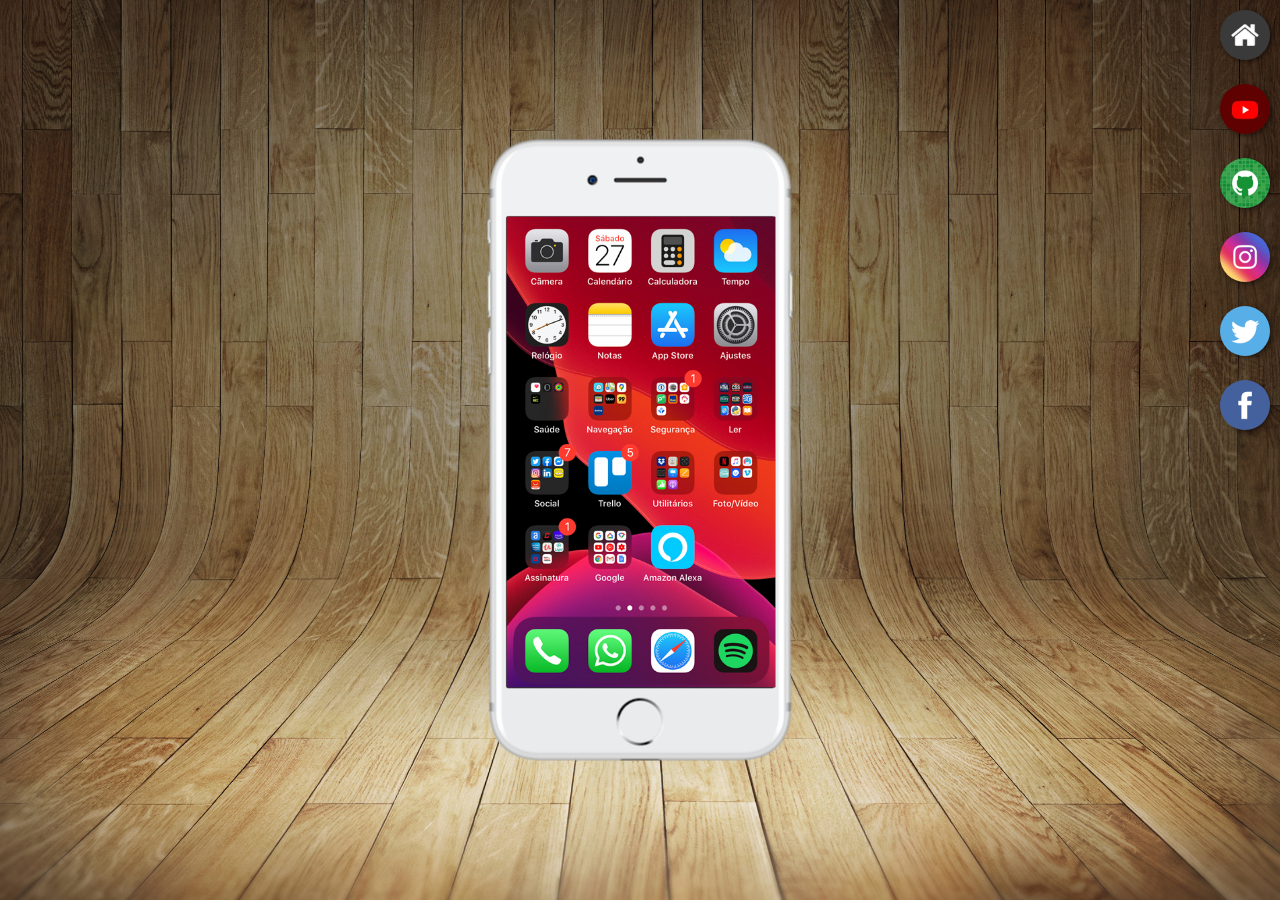
<file: index.html>
<!DOCTYPE html>
<html lang="pt-br">

<head>
    <meta charset="UTF-8">
    <meta name="viewport" content="width=device-width, initial-scale=1.0">
    <title>Redes sociais</title>
    <link rel="stylesheet" href="style.css">
</head>

<body>
    <main>
        <section id="telefone">
            <iframe src="home.html" name="tela" id="tela" frameborder="0" id="conteudo"></iframe>
        </section>
        <section id="selecao">
            <a href="home.html" target="tela">
                <img src="imagens/logo-home.jpg" alt="">
            </a>
            <br>
            <a href="youtube.html" target="tela">
                <img src="imagens/logo-youtube.jpg">
            </a>
            <br>

            <a href="github.html" target="tela">
                <img src="imagens/logo-github.jpg">
            </a>
            <br>

            <a href="instagram.html" target="tela">
                <img src="imagens/logo-instagram.jpg">
            </a>
            <br>

            <a href="twitter.html" target="tela">
                <img src="imagens/logo-twitter.jpg">
            </a>
            <br>

            <a href="facebook.html" target="tela">
                <img src="imagens/logo-facebook.jpg">
            </a>
            <br>

        </section>
    </main>


</body>

</html>
</file>
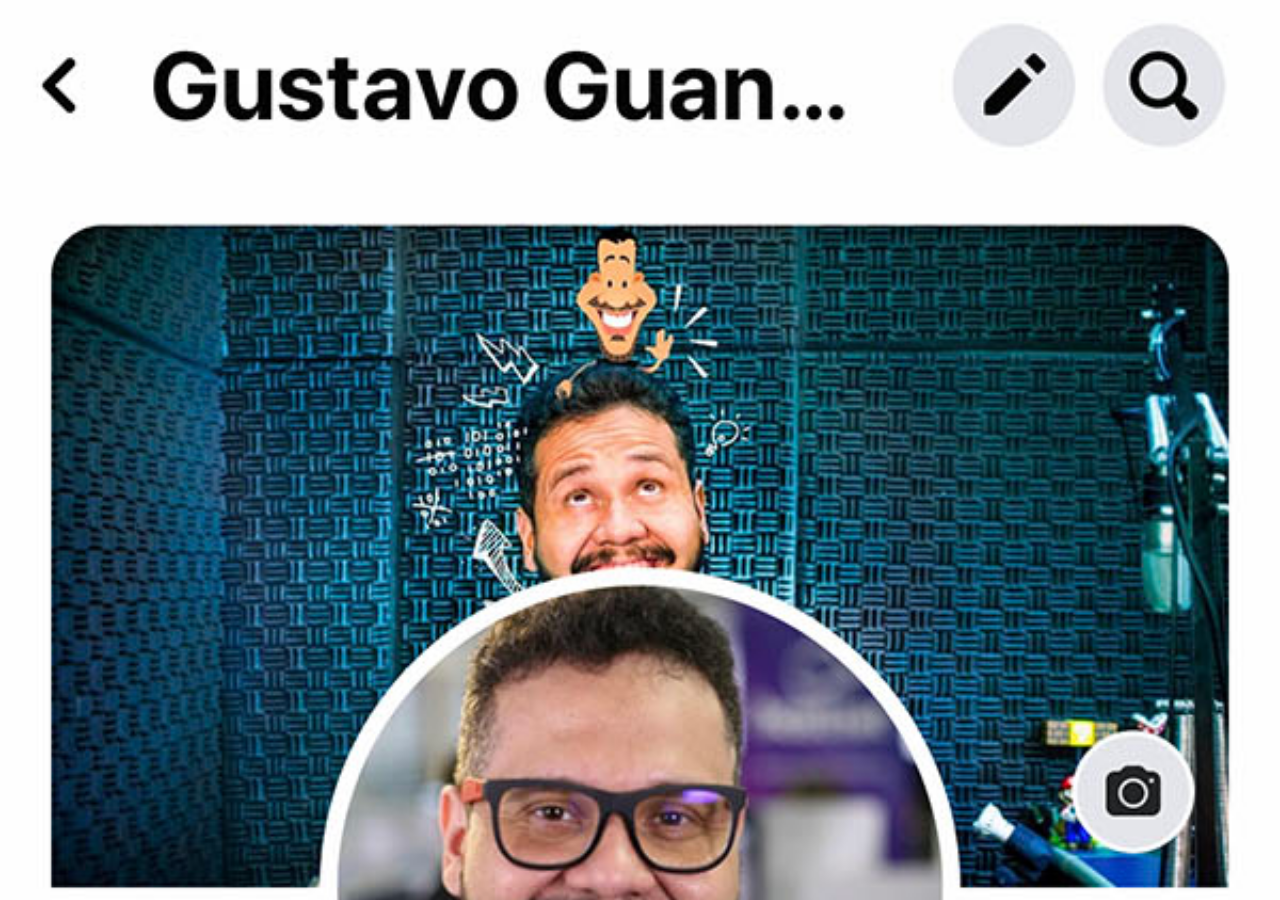
<file: facebook.html>
<!DOCTYPE html>
<html lang="pt-br">
<head>
    <meta charset="UTF-8">
    <meta name="viewport" content="width=device-width, initial-scale=1.0">
    <style>
        * 
        {
            margin: 0px;
            padding: 0px;
        }
        body
        {
            width: 100vw;
            height: 100vh;
            background: black url(imagens/tela-facebook.jpg) no-repeat top center;
            background-size: cover;
        }
    </style>
    <title>Home</title>
</head>
<body>
    
</body>
</html>
</file>
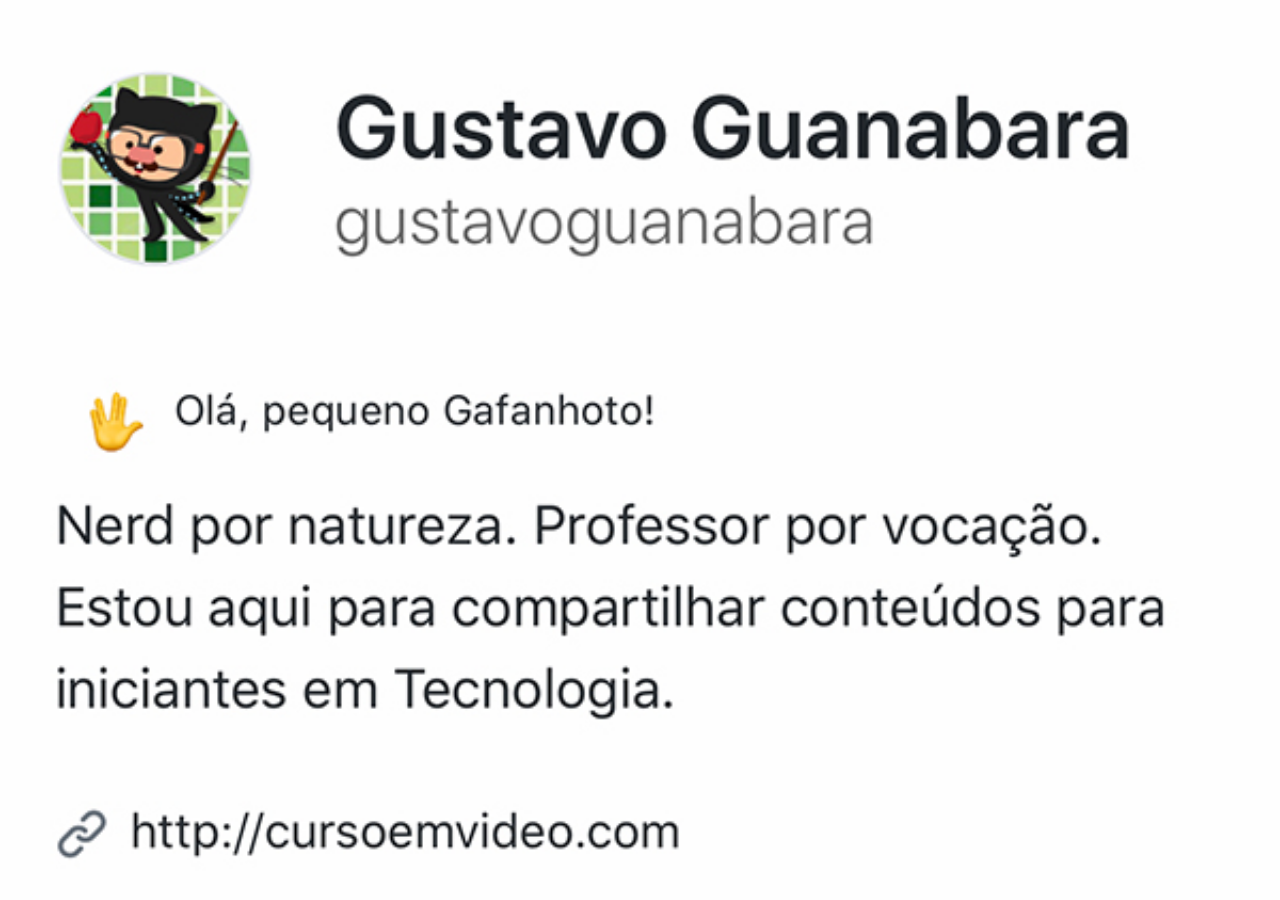
<file: github.html>
<!DOCTYPE html>
<html lang="pt-br">
<head>
    <meta charset="UTF-8">
    <meta name="viewport" content="width=device-width, initial-scale=1.0">
    <style>
        * 
        {
            margin: 0px;
            padding: 0px;
        }
        body
        {
            width: 100vw;
            height: 100vh;
            background: black url(imagens/tela-github.jpg) no-repeat top center;
            background-size: cover;
        }
    </style>
    <title>Home</title>
</head>
<body>
    
</body>
</html>
</file>
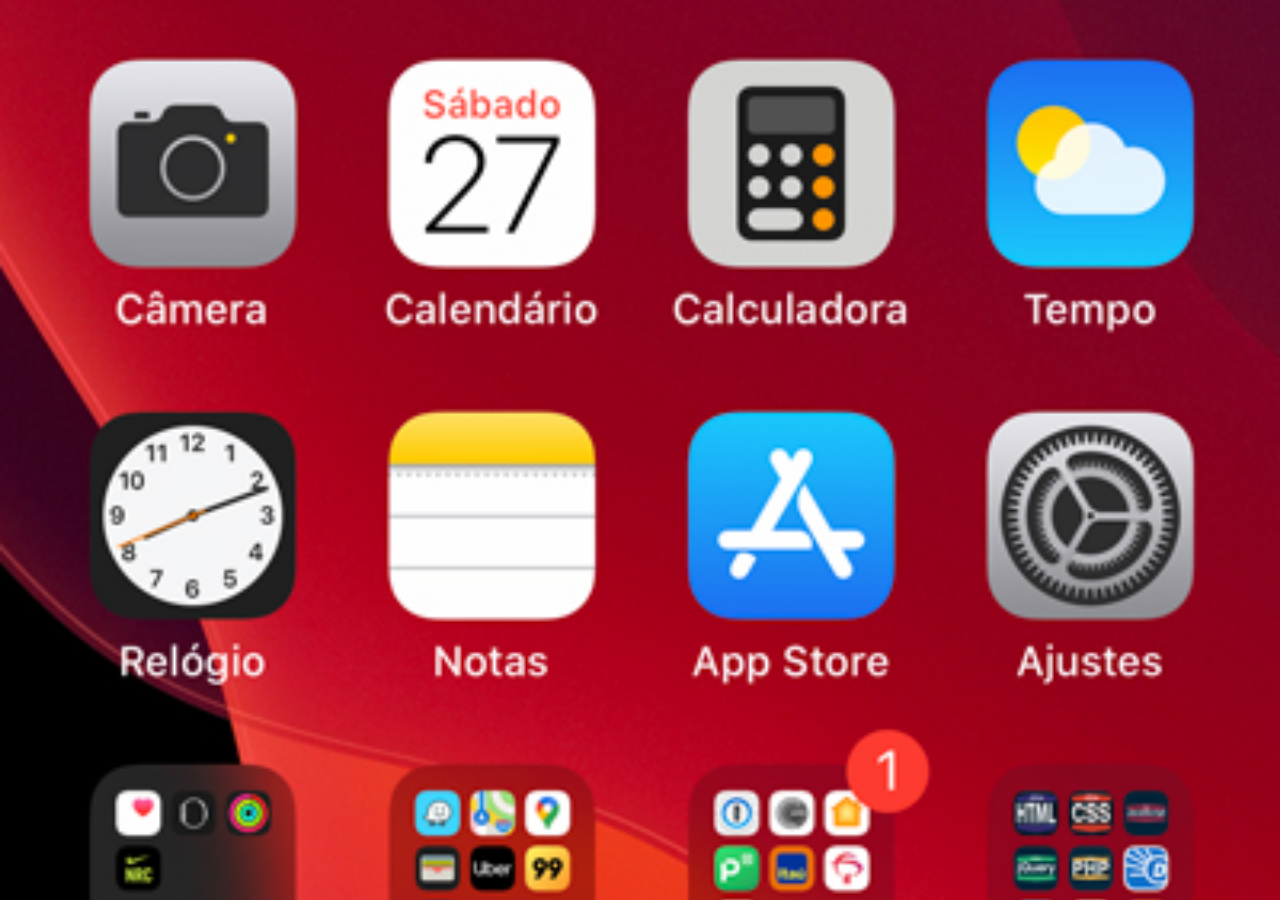
<file: home.html>
<!DOCTYPE html>
<html lang="pt-br">
<head>
    <meta charset="UTF-8">
    <meta name="viewport" content="width=device-width, initial-scale=1.0">
    <style>
        * 
        {
            margin: 0px;
            padding: 0px;
        }
        body
        {
            width: 100vw;
            height: 100vh;
            background: black url(imagens/tela-home.jpg) no-repeat top center;
            background-size: cover;
        }
    </style>
    <title>Home</title>
</head>
<body>
    
</body>
</html>
</file>
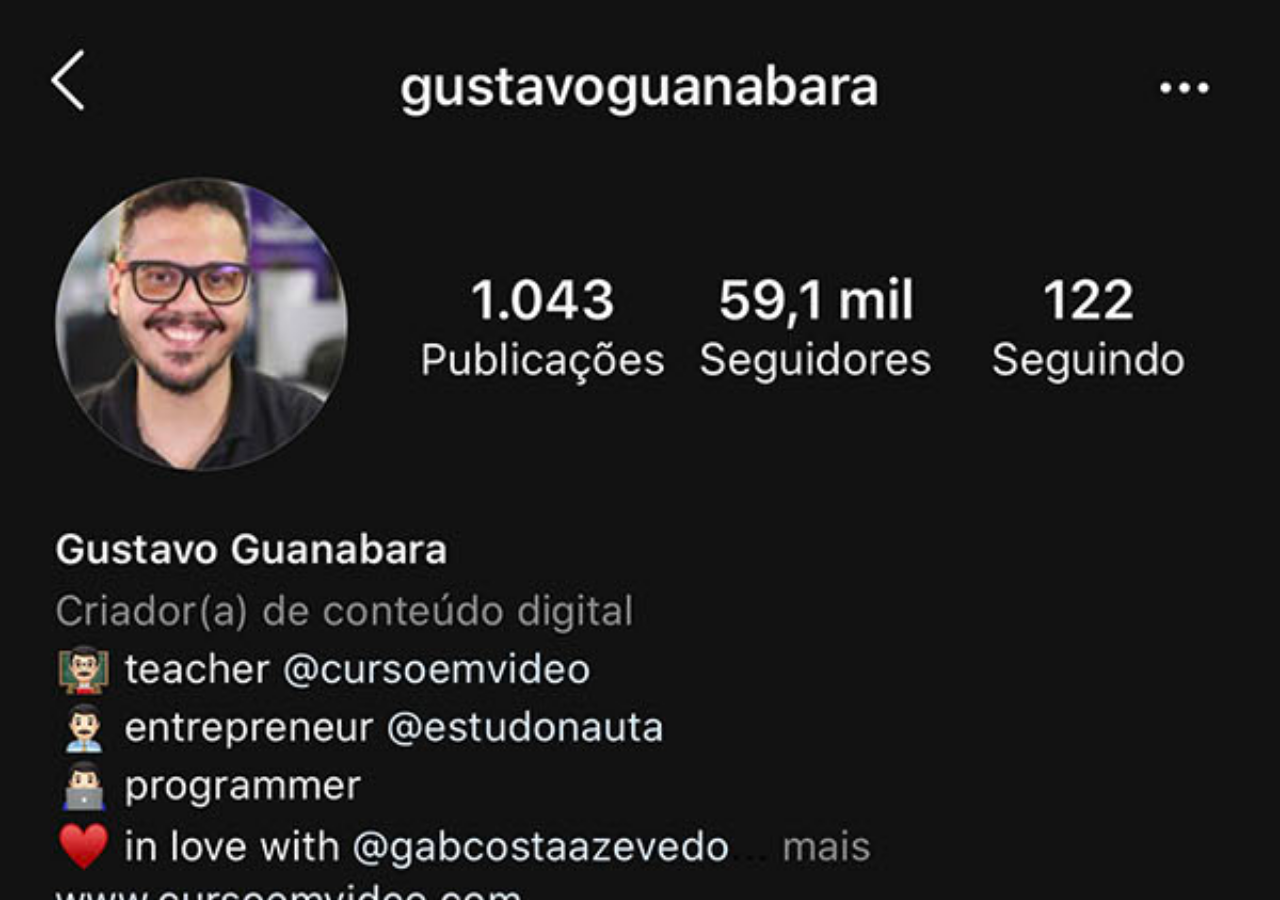
<file: instagram.html>
<!DOCTYPE html>
<html lang="pt-br">
<head>
    <meta charset="UTF-8">
    <meta name="viewport" content="width=device-width, initial-scale=1.0">
    <style>
        * 
        {
            margin: 0px;
            padding: 0px;
        }
        body
        {
            width: 100vw;
            height: 100vh;
            background: black url(imagens/tela-instagram.jpg) no-repeat top center;
            background-size: cover;
        }
    </style>
    <title>Home</title>
</head>
<body>
    
</body>
</html>
</file>
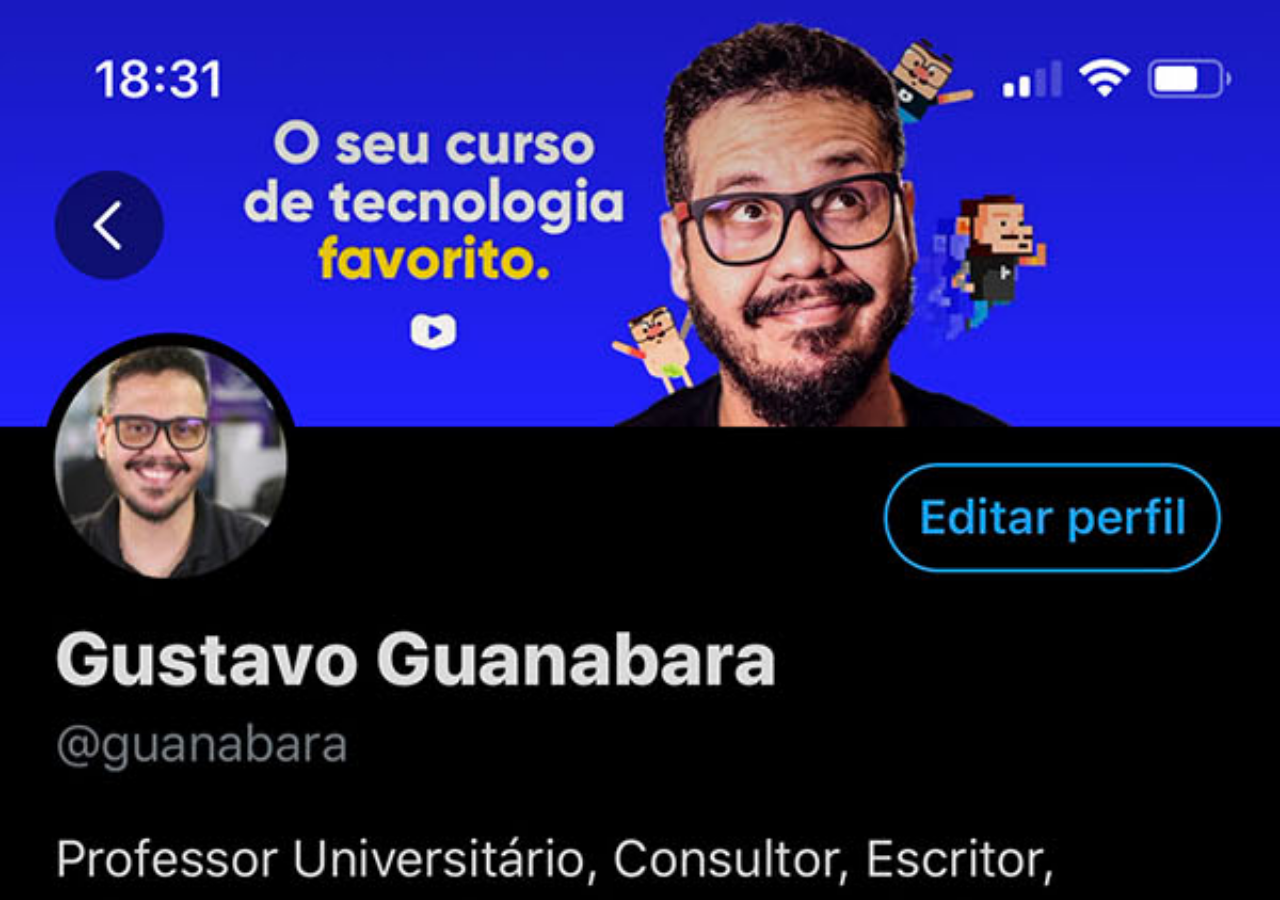
<file: twitter.html>
<!DOCTYPE html>
<html lang="pt-br">
<head>
    <meta charset="UTF-8">
    <meta name="viewport" content="width=device-width, initial-scale=1.0">
    <style>
        * 
        {
            margin: 0px;
            padding: 0px;
        }
        body
        {
            width: 100vw;
            height: 100vh;
            background: black url(imagens/tela-twitter.jpg) no-repeat top center;
            background-size: cover;
        }
    </style>
    <title>Home</title>
</head>
<body>
    
</body>
</html>
</file>
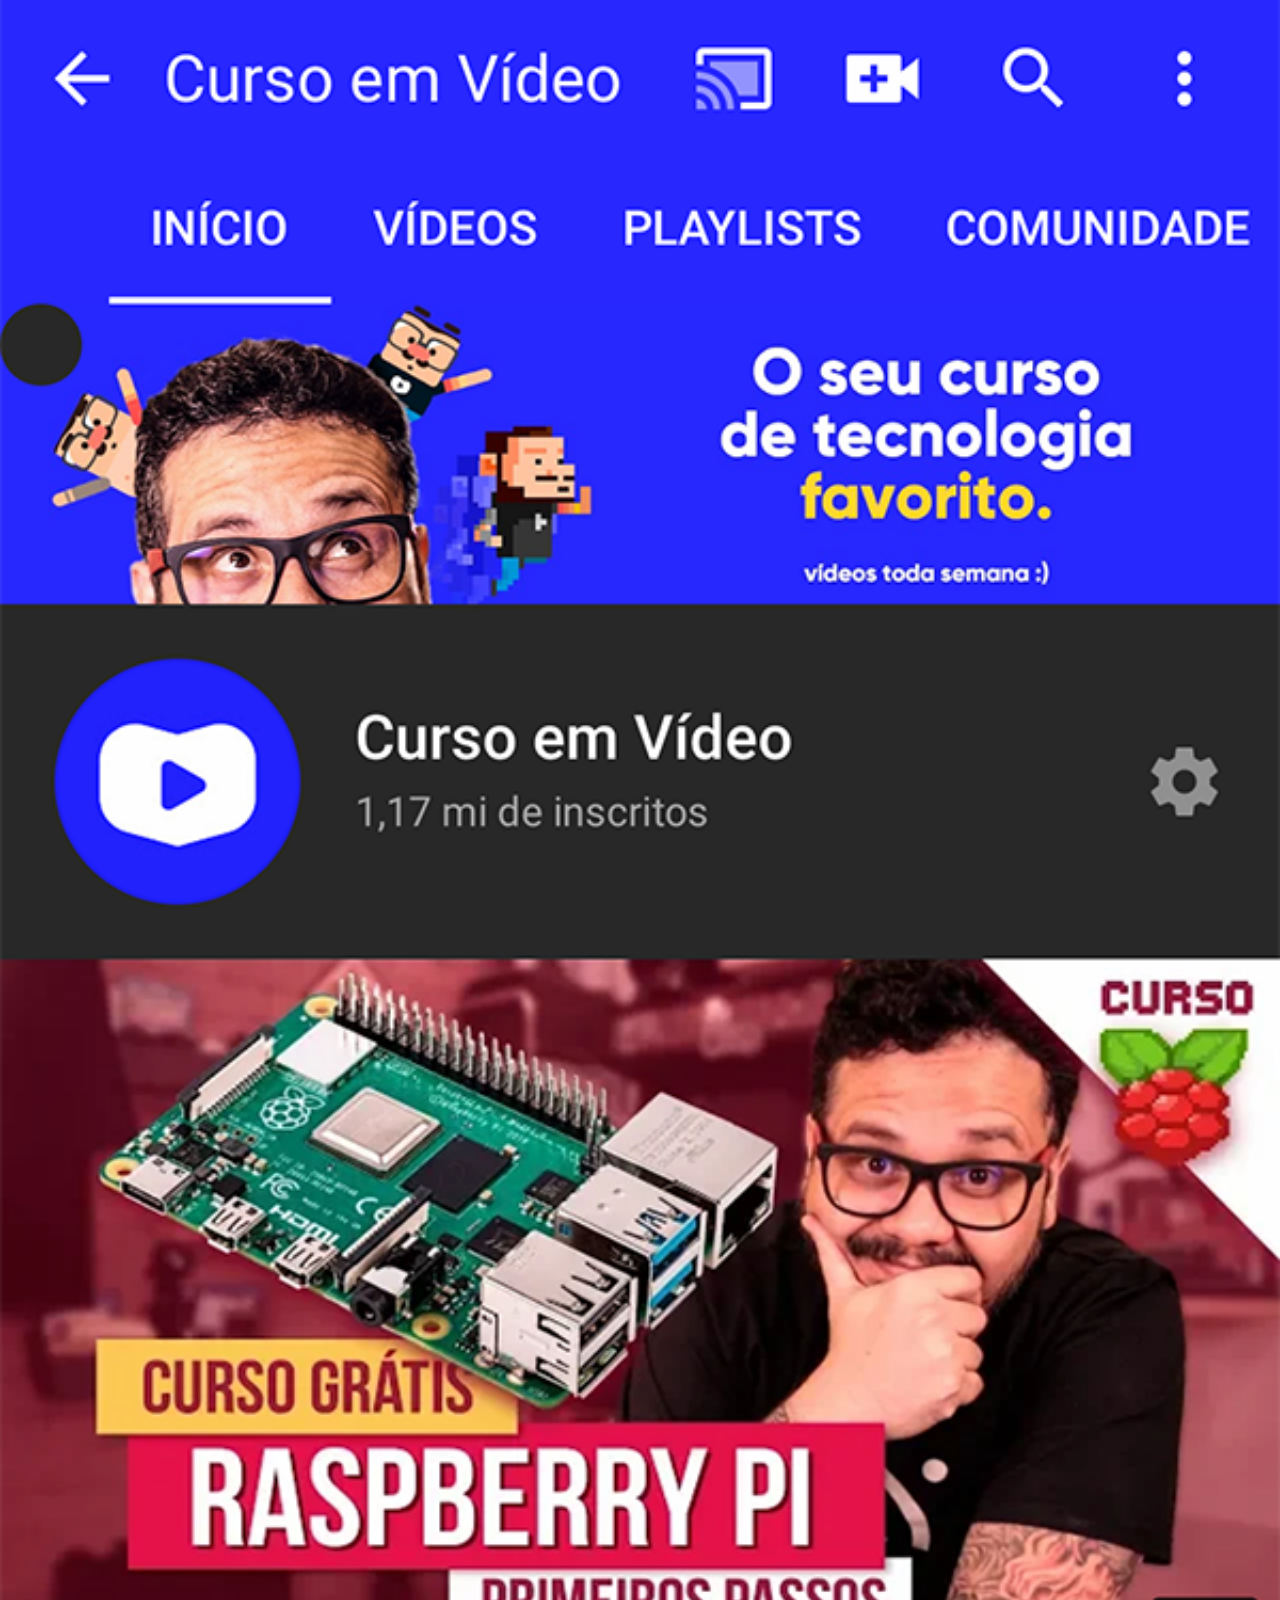
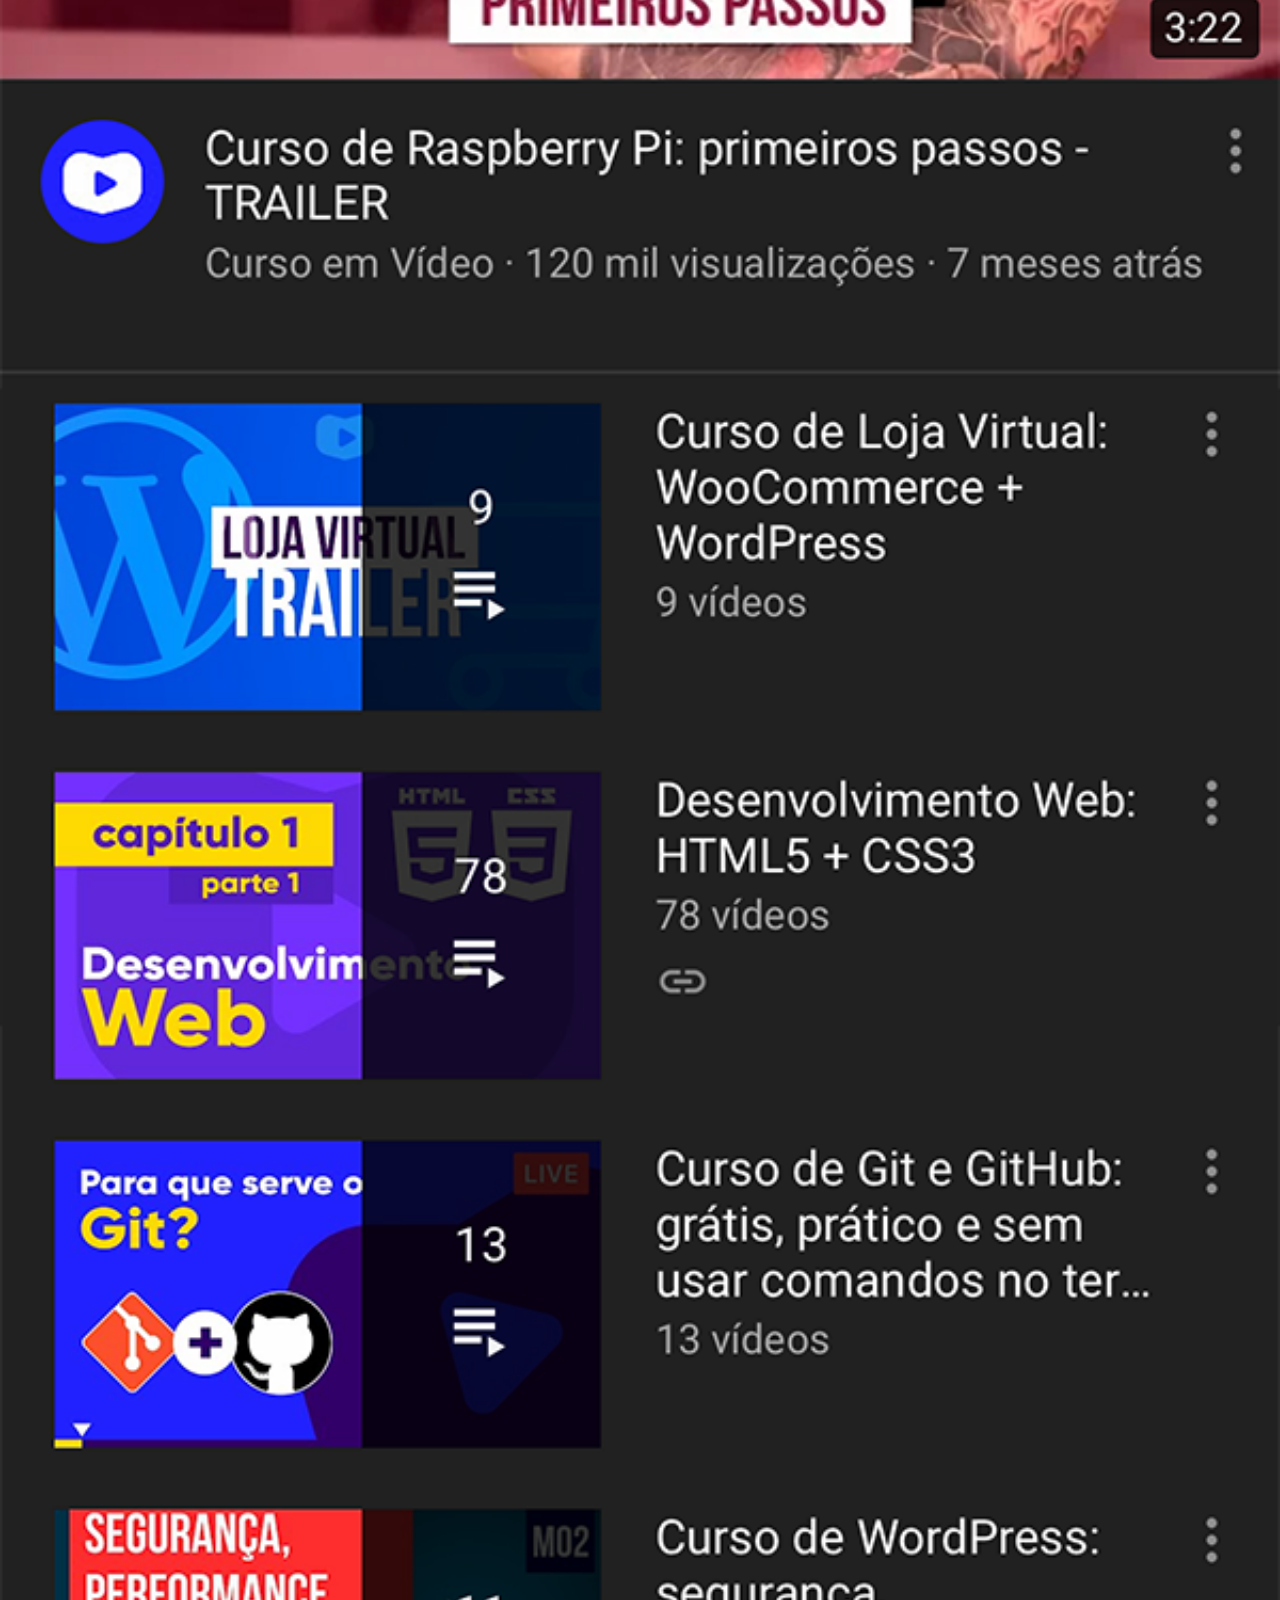
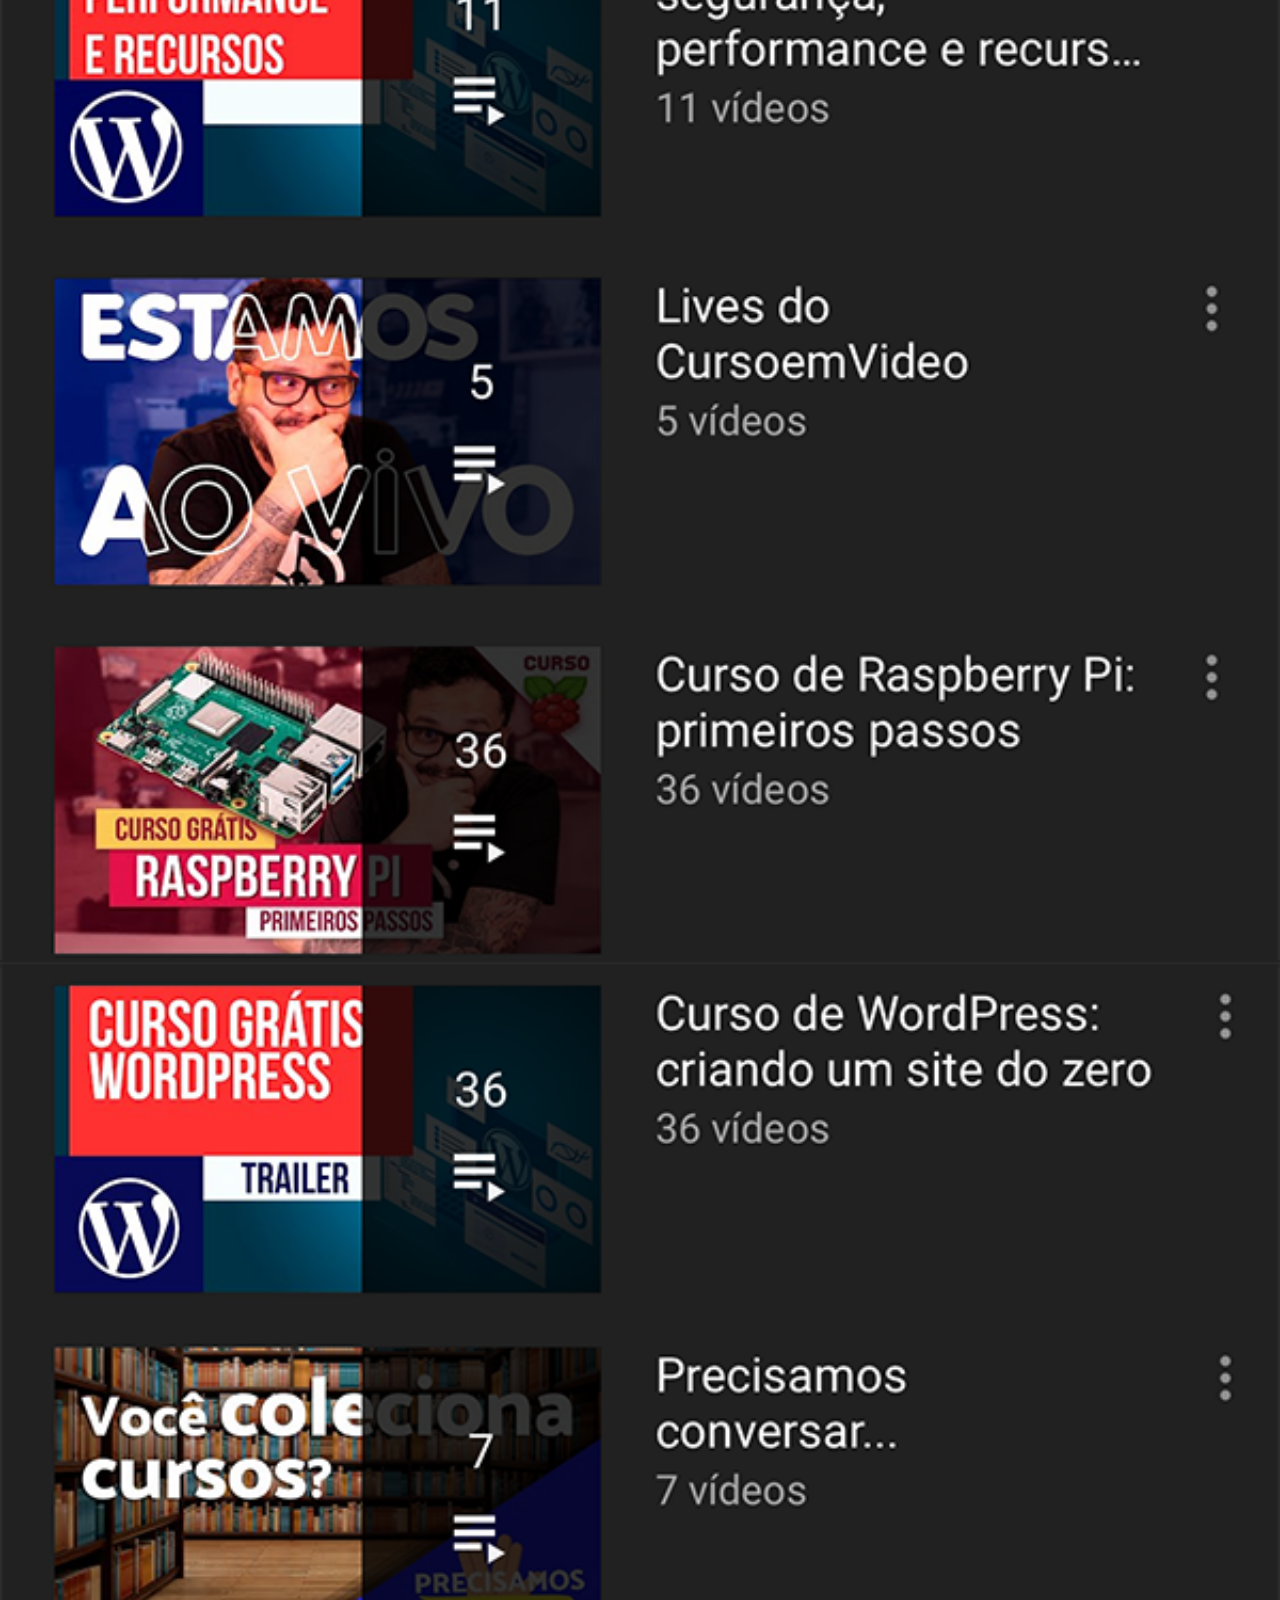
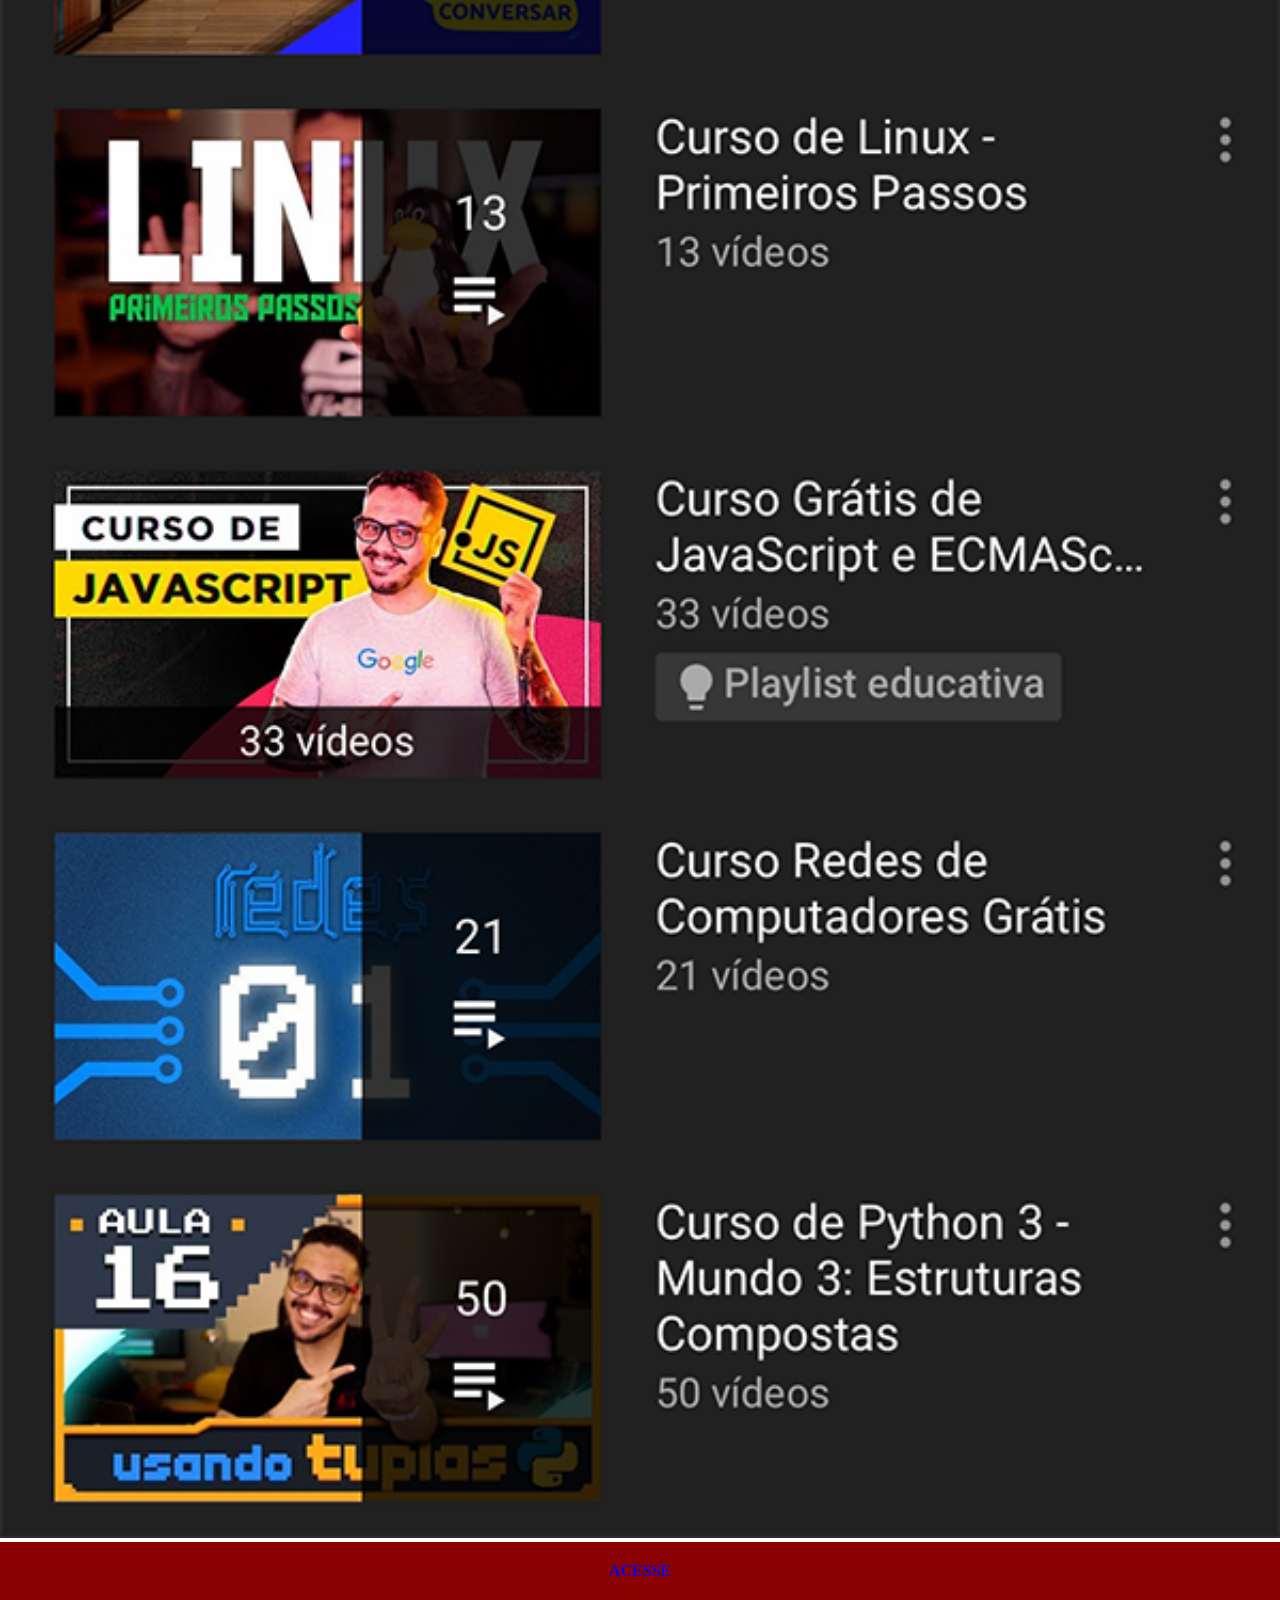
<file: youtube.html>
<!DOCTYPE html>
<html lang="pt-br">
<head>
    <meta charset="UTF-8">
    <meta name="viewport" content="width=device-width, initial-scale=1.0">
    <style>
        * 
        {
            margin: 0px;
            padding: 0px;
        }
        a
        {
            display: block;
            background-color: darkred;
            padding: 20px;
            text-align: center;
            font-weight: bold;
            text-decoration: none;
        }
        img
        {
            width: 100vw;
        }
    </style>
    <title>Home</title>
</head>
<body>
    <img src="imagens/tela-youtube.png" alt="YouTube">
    <a href="https://www.youtube.com/@Felps_dev_gs" target="_blank">ACESSE</a>
</body>
</html>
</file>
<file: style.css>
@charset "UTF-8";
* 
{
    margin: 0px;
    padding: 0px;
    font-family: Arial, Helvetica, sans-serif;
}
main
{
    background-image: url(imagens/fundo-madeira.jpg);
            background-size: cover;
            background-position: center;
            background-repeat: no-repeat;
            min-height: 100vh;
            position: relative;
}
 section#telefone
 {
    background: url(imagens/frame-iphone.png) no-repeat;
    height: 627px;
    width: 311px;
    position: absolute;
    top: 50%;
    left: 50%;
    transform: translate(-50%, -50%);
 }
 iframe#tela
 {
    position: relative;
    top: 80px;
    left: 22px;
    height: 471px;
    width: 269px;
 }

section#selecao > a > img
{
   width: 50px;
   margin: 10px;
   border-radius: 50%;
   box-shadow: 2px 2px 5px rgba(0, 0, 0, 0.5);
}
section#selecao
{
   text-align: right;
}
</file>
